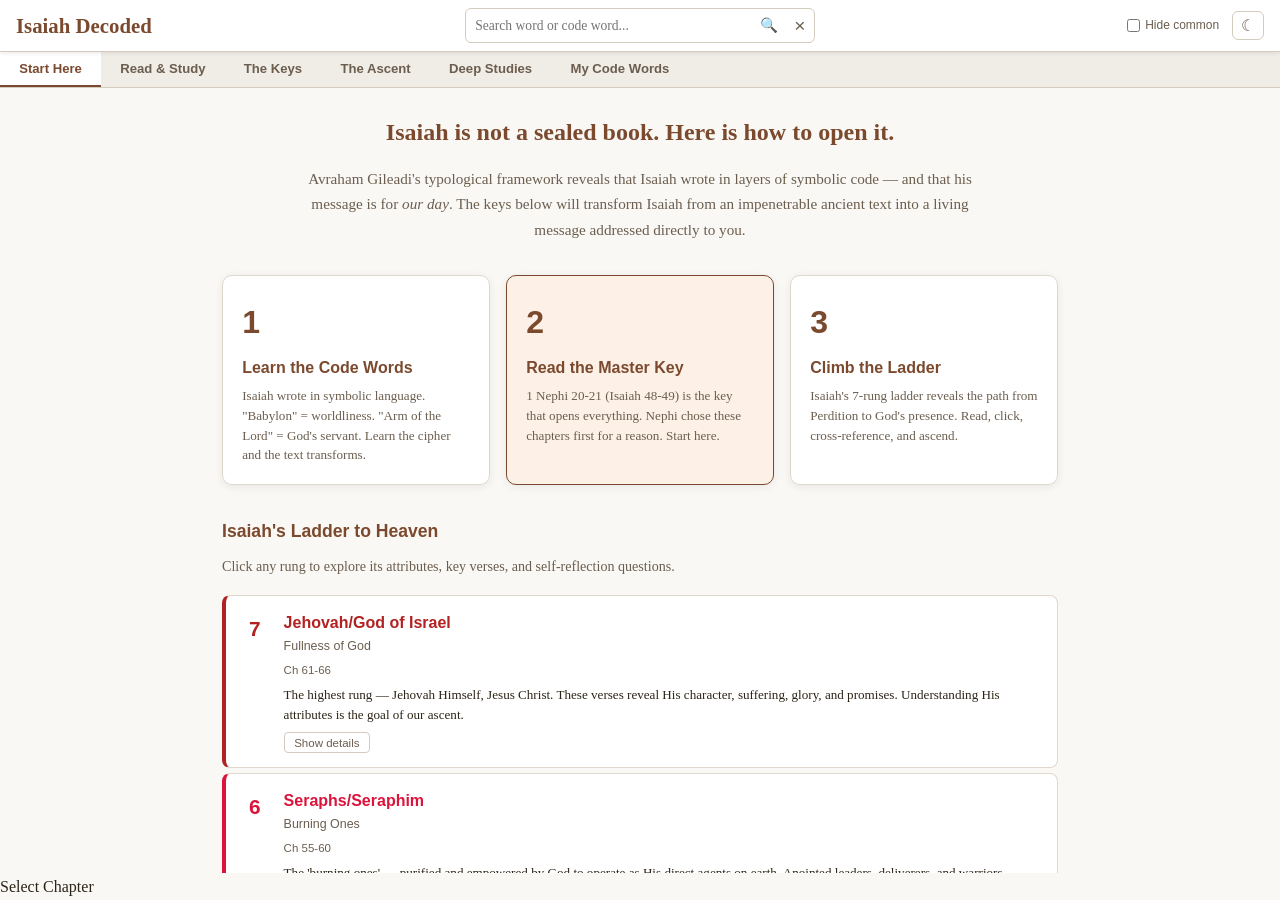
<file: index.html>
<!DOCTYPE html>
<html lang="en">
<head>
  <meta charset="UTF-8">
  <meta name="viewport" content="width=device-width, initial-scale=1.0">
  <title>Isaiah Decoded - Interactive Study Tool</title>
  <link rel="stylesheet" href="styles.css">
</head>
<body>
  <header>
    <div class="header-left">
      <h1>Isaiah Decoded</h1>
    </div>
    <div class="header-center">
      <div class="search-box">
        <input type="text" id="searchInput" placeholder="Search word or code word..." autocomplete="off">
        <button id="searchBtn" title="Search">&#x1F50D;</button>
        <button id="clearSearchBtn" title="Clear" class="clear-btn">&times;</button>
      </div>
    </div>
    <div class="header-right">
      <label class="toggle-label"><input type="checkbox" id="hideCommonWords"> Hide common</label>
      <button id="darkModeBtn" title="Toggle dark mode">&#x263E;</button>
    </div>
  </header>

  <nav class="tab-bar">
    <button class="tab-btn active" data-tab="start">Start Here</button>
    <button class="tab-btn" data-tab="study">Read & Study</button>
    <button class="tab-btn" data-tab="keys">The Keys</button>
    <button class="tab-btn" data-tab="ascent">The Ascent</button>
    <button class="tab-btn" data-tab="deep">Deep Studies</button>
    <button class="tab-btn" data-tab="codewords">My Code Words</button>
  </nav>

  <!-- ===== TAB 1: START HERE ===== -->
  <div class="tab-content" id="tab-start">
    <div class="start-container">
      <div class="welcome-hero">
        <h2>Isaiah is not a sealed book. Here is how to open it.</h2>
        <p>Avraham Gileadi's typological framework reveals that Isaiah wrote in layers of symbolic code — and that his message is for <em>our day</em>. The keys below will transform Isaiah from an impenetrable ancient text into a living message addressed directly to you.</p>
      </div>

      <div class="path-cards">
        <a href="#keys/decoder" class="path-card">
          <div class="pc-number">1</div>
          <div class="pc-title">Learn the Code Words</div>
          <div class="pc-desc">Isaiah wrote in symbolic language. "Babylon" = worldliness. "Arm of the Lord" = God's servant. Learn the cipher and the text transforms.</div>
        </a>
        <a href="#keys/master" class="path-card highlight-card">
          <div class="pc-number">2</div>
          <div class="pc-title">Read the Master Key</div>
          <div class="pc-desc">1 Nephi 20-21 (Isaiah 48-49) is the key that opens everything. Nephi chose these chapters first for a reason. Start here.</div>
        </a>
        <a href="#study" class="path-card">
          <div class="pc-number">3</div>
          <div class="pc-title">Climb the Ladder</div>
          <div class="pc-desc">Isaiah's 7-rung ladder reveals the path from Perdition to God's presence. Read, click, cross-reference, and ascend.</div>
        </a>
      </div>

      <h3 class="section-title">Isaiah's Ladder to Heaven</h3>
      <p class="section-desc">Click any rung to explore its attributes, key verses, and self-reflection questions.</p>
      <div id="ladderContainer"></div>

      <div class="reading-order">
        <h3 class="section-title">Suggested Reading Order</h3>
        <ol>
          <li><a href="#study/ch/48"><strong>Isaiah 48-49</strong></a> — The Master Key (read with <a href="#keys/master">1 Nephi 20-21 annotations</a>)</li>
          <li><a href="#study/ch/1"><strong>Isaiah 1 and 6</strong></a> — The indictment and the throne vision</li>
          <li><a href="#study/ch/53"><strong>Isaiah 53</strong></a> — The suffering Servant / Atonement</li>
          <li><a href="#study/ch/48"><strong>The rest of Rung 5</strong></a> (Ch 48-54) — The Servant Songs and gathering</li>
          <li><strong>Expand outward</strong> from Rung 5 — forward to Rungs 6-7, backward to Rungs 4-1</li>
        </ol>
      </div>
    </div>
  </div>

  <!-- ===== TAB 2: READ & STUDY ===== -->
  <div class="tab-content" id="tab-study" style="display:none;">
    <div class="study-layout">
      <nav class="chapter-nav">
        <div class="nav-header">Ch</div>
        <div id="chapterList" class="chapter-list"></div>
      </nav>
      <main id="readingPanel" class="reading-panel">
        <div class="chapter-title-row">
          <h2 id="chapterTitle" class="chapter-title">Isaiah 1</h2>
          <button class="mob-chapter-btn" id="mobChapterBtn" onclick="toggleMobileChapterPicker()" style="display:none;">Ch &#9660;</button>
        </div>
        <div id="rungBadge" class="rung-badge" style="display:none;"></div>
        <div id="versesContainer" class="verses-container"></div>
        <div id="highlightToolbar" class="highlight-toolbar"></div>
      </main>
      <div class="sidebar-resize-handle" id="sidebarResizeHandle"></div>
      <aside class="concordance-panel" id="concordancePanelAside">
        <div class="mob-drag-handle" id="mobDragHandle">
          <div class="mob-drag-pill"></div>
        </div>
        <div class="sidebar-tabs">
          <button class="sidebar-tab active" data-panel="concordance" onclick="switchSidebarTab('concordance')">Concordance</button>
          <button class="sidebar-tab" data-panel="groups" onclick="switchSidebarTab('groups')">Groups</button>
          <button class="sidebar-tab" data-panel="codewords" onclick="switchSidebarTab('codewords')">Code Words</button>
        </div>
        <div id="sidebarConcordance" class="sidebar-panel-content">
          <div id="concordanceIntro" class="concordance-intro">
            <p>Click any <strong>word</strong> to find every occurrence in Isaiah.</p>
            <p>Click a <strong>verse number</strong> to see cross-references.</p>
          </div>
          <div id="concordanceResults" class="concordance-results" style="display:none;">
            <div class="results-summary">
              <span id="resultWord" class="result-word"></span>
              <span id="resultCount" class="result-count"></span>
            </div>
            <div id="resultsList" class="results-list"></div>
          </div>
        </div>
        <div id="sidebarGroups" class="sidebar-panel-content" style="display:none;">
          <div id="grouperPanel" class="grouper-panel"></div>
        </div>
        <div id="sidebarCodeWords" class="sidebar-panel-content" style="display:none;">
          <div id="sidebarCodeWordsContent"></div>
        </div>
      </aside>
    </div>
  </div>

  <!-- ===== TAB 3: THE KEYS ===== -->
  <div class="tab-content" id="tab-keys" style="display:none;">
    <div class="keys-nav">
      <button class="keys-btn active" data-section="master" onclick="showKeysSection('master')">The Master Key</button>
      <button class="keys-btn" data-section="howto" onclick="showKeysSection('howto')">How to Read Isaiah</button>
      <button class="keys-btn" data-section="kings" onclick="showKeysSection('kings')">Kings & Queens</button>
      <button class="keys-btn" data-section="decoder" onclick="showKeysSection('decoder')">Code Words</button>
      <button class="keys-btn" data-section="mynotes" onclick="showKeysSection('mynotes')">My Keys & Notes</button>
    </div>
    <div class="keys-content">
      <div id="keys-master" class="keys-section"></div>
      <div id="keys-howto" class="keys-section" style="display:none;"></div>
      <div id="keys-kings" class="keys-section" style="display:none;"></div>
      <div id="keys-decoder" class="keys-section" style="display:none;"></div>
      <div id="keys-mynotes" class="keys-section" style="display:none;"></div>
    </div>
  </div>

  <!-- ===== TAB 4: THE ASCENT ===== -->
  <div class="tab-content" id="tab-ascent" style="display:none;">
    <div class="ascent-container">
      <h2 class="ascent-title">The Code of Spiritual Ascension</h2>
      <p class="ascent-subtitle">Three parallel paths to the top of Isaiah's Ladder: the Covenant Path, the Beatitudes, and the Christlike Attributes of D&C 4:6. They are the same ascending path from different angles.</p>
      <div id="ascentContainer"></div>
    </div>
  </div>

  <!-- ===== TAB 5: DEEP STUDIES ===== -->
  <div class="tab-content" id="tab-deep" style="display:none;">
    <div class="deep-container">
      <h2 class="deep-title">Deep Studies</h2>
      <p class="deep-subtitle">Thematic explorations of Isaiah's major teachings. Click to expand.</p>
      <div id="studiesContainer"></div>
    </div>
  </div>

  <!-- ===== TAB 6: MY CODE WORDS ===== -->
  <div class="tab-content" id="tab-codewords" style="display:none;">
    <div class="codewords-container">
      <h2 class="cw-title">My Code Words</h2>
      <p class="cw-subtitle">Manage code word substitutions. When "Decode" is active in the Read & Study tab, these words are replaced in the scripture text with their decoded meanings. Custom entries override Gileadi defaults.</p>
      <div id="codeWordsTabContent"></div>
    </div>
  </div>

  <!-- Mobile sidebar toggle -->
  <!-- Mobile chapter picker -->
  <div id="mobChapterDropdown" class="mob-chapter-dropdown" onclick="if(event.target===this)closeMobileChapterPicker()">
    <div class="mob-chapter-grid">
      <div class="mob-chapter-grid-title">Select Chapter</div>
      <div class="mob-chapter-grid-items" id="mobChapterGridItems"></div>
    </div>
  </div>

  <!-- Mobile floating close button (right side, just above panel) -->
  <button id="mobFloatingClose" onclick="MobileSheet.snapTo('collapsed')" style="display:none;position:fixed;right:12px;z-index:600;width:44px;height:44px;border-radius:50%;background:#c62828;color:#fff;border:none;box-shadow:0 3px 12px rgba(0,0,0,0.3);cursor:pointer;font-size:1.3rem;align-items:center;justify-content:center;" title="Close panel">&times;</button>

  <!-- Mobile bottom bar -->
  <div id="mobileBottomBar" style="display:none;">
    <button class="mob-bar-btn" onclick="MobileSheet.openTab('concordance')" title="Concordance">&#128269;</button>
    <button class="mob-bar-btn" onclick="MobileSheet.openTab('groups')" title="Groups">Groups</button>
    <button class="mob-bar-btn" onclick="MobileSheet.openTab('codewords')" title="Code Words">&#128218;</button>
    <button class="mob-bar-btn mob-bar-decode" onclick="Decoder.toggle()" id="mobDecodeBtn" title="Decode">&#x1F513; Decode</button>
    <button class="mob-bar-btn" onclick="MobileSheet.toggleToolbar()" id="mobMarkupBtn" title="Markup">&#x1F3A8;</button>
  </div>

  <!-- Mobile toolbar overlay -->
  <div id="mobileToolbarOverlay" style="display:none;">
    <div class="mob-toolbar-header">
      <span>Highlight Tools</span>
      <button onclick="MobileSheet.toggleToolbar()">&times;</button>
    </div>
    <div id="mobileToolbarContent"></div>
  </div>

  <!-- Scripts -->
  <script src="data/isaiah-data.js"></script>
  <script src="data/code-words.js"></script>
  <script src="data/ladder.js"></script>
  <script src="data/ascent.js"></script>
  <script src="data/kings-queens.js"></script>
  <script src="data/cross-refs.js"></script>
  <script src="data/studies.js"></script>
  <script src="data/default-highlights.js"></script>
  <script src="modules/tab-router.js"></script>
  <script src="modules/concordance.js"></script>
  <script src="modules/code-overlay.js"></script>
  <script src="modules/ladder-viz.js"></script>
  <script src="modules/ascent-viz.js"></script>
  <script src="modules/study-renderer.js"></script>
  <script src="modules/highlighter.js"></script>
  <script src="modules/grouper.js"></script>
  <script src="modules/decoder.js"></script>
  <script src="app.js"></script>
</body>
</html>
</file>
<file: styles.css>
/* ===== RESET & CSS VARIABLES ===== */
*, *::before, *::after { box-sizing: border-box; margin: 0; padding: 0; }

:root {
  --bg: #faf8f5; --bg-panel: #ffffff; --bg-nav: #f0ece6; --bg-hover: #e8e2d8;
  --bg-active: #d4cbbf; --bg-highlight: #fff3cd; --bg-result-hover: #f5f0e8;
  --text: #2c2417; --text-muted: #6b5e4f; --text-verse-num: #8b7355;
  --border: #d4cbbf; --accent: #7b4a2e; --accent-light: #a06840; --accent-bg: #fdf0e6;
  --word-hover: #e8d5c0; --word-active: #d4a574; --word-highlight: #f0c87030;
  --scrollbar: #c4b8a8; --shadow: rgba(44,36,23,0.1);
  --card-bg: #fff; --card-border: #e0d8cc; --card-shadow: 0 2px 8px rgba(44,36,23,0.08);
  --search-bg: #fff; --tab-bg: #f0ece6;
}

body.dark-mode {
  --bg: #1a1a2e; --bg-panel: #16213e; --bg-nav: #0f3460; --bg-hover: #1a3a6a;
  --bg-active: #245090; --bg-highlight: #3a3000; --bg-result-hover: #1a2a4e;
  --text: #e0d8cc; --text-muted: #9a8e7e; --text-verse-num: #7a9ec2;
  --border: #2a3a5e; --accent: #e09050; --accent-light: #f0a060; --accent-bg: #2a2010;
  --word-hover: #2a3a5e; --word-active: #e09050; --word-highlight: #e0905030;
  --scrollbar: #3a4a6e; --shadow: rgba(0,0,0,0.3);
  --card-bg: #16213e; --card-border: #2a3a5e; --card-shadow: 0 2px 8px rgba(0,0,0,0.2);
  --search-bg: #1a2a4e; --tab-bg: #0f3460;
}

html { font-size: 16px; }
body { font-family: 'Georgia','Times New Roman',serif; background: var(--bg); color: var(--text); line-height: 1.7; height: 100vh; overflow: hidden; display: flex; flex-direction: column; }
a { color: var(--accent); text-decoration: none; }
a:hover { text-decoration: underline; }

/* ===== HEADER ===== */
header { display: flex; align-items: center; justify-content: space-between; padding: 0.5rem 1rem; background: var(--bg-panel); border-bottom: 1px solid var(--border); box-shadow: 0 1px 4px var(--shadow); z-index: 100; flex-shrink: 0; gap: 0.8rem; }
.header-left h1 { font-size: 1.3rem; color: var(--accent); white-space: nowrap; }
.header-center { flex: 1; max-width: 350px; }
.search-box { display: flex; align-items: center; background: var(--search-bg); border: 1px solid var(--border); border-radius: 6px; overflow: hidden; }
.search-box input { flex: 1; border: none; outline: none; padding: 0.4rem 0.6rem; font-family: inherit; font-size: 0.85rem; background: transparent; color: var(--text); }
.search-box button { background: none; border: none; padding: 0.35rem 0.5rem; cursor: pointer; font-size: 0.9rem; color: var(--text-muted); }
.search-box button:hover { color: var(--accent); }
.clear-btn { font-size: 1.2rem !important; }
.header-right { display: flex; align-items: center; gap: 0.8rem; flex-shrink: 0; }
.toggle-label { display: flex; align-items: center; gap: 0.3rem; font-size: 0.75rem; color: var(--text-muted); cursor: pointer; font-family: -apple-system,BlinkMacSystemFont,'Segoe UI',sans-serif; white-space: nowrap; }
#darkModeBtn { background: none; border: 1px solid var(--border); border-radius: 6px; padding: 0.25rem 0.5rem; cursor: pointer; font-size: 1rem; color: var(--text-muted); }
#darkModeBtn:hover { color: var(--accent); border-color: var(--accent); }

/* ===== TAB BAR ===== */
.tab-bar { display: flex; background: var(--tab-bg); border-bottom: 1px solid var(--border); flex-shrink: 0; overflow-x: auto; }
.tab-btn { padding: 0.55rem 1.2rem; border: none; background: none; cursor: pointer; font-family: -apple-system,BlinkMacSystemFont,'Segoe UI',sans-serif; font-size: 0.82rem; font-weight: 600; color: var(--text-muted); border-bottom: 2px solid transparent; white-space: nowrap; transition: all 0.2s; }
.tab-btn:hover { color: var(--accent); background: var(--bg-hover); }
.tab-btn.active { color: var(--accent); border-bottom-color: var(--accent); background: var(--bg-panel); }

/* ===== TAB CONTENT ===== */
.tab-content { flex: 1; overflow-y: auto; }
.tab-content::-webkit-scrollbar { width: 8px; }
.tab-content::-webkit-scrollbar-thumb { background: var(--scrollbar); border-radius: 4px; }

/* ===== SHARED COMPONENTS ===== */
.section-title { font-family: -apple-system,BlinkMacSystemFont,'Segoe UI',sans-serif; font-size: 1.1rem; color: var(--accent); margin: 1.5rem 0 0.5rem; }
.section-desc { font-size: 0.88rem; color: var(--text-muted); margin-bottom: 1rem; }
.ref-tag { display: inline-block; font-family: -apple-system,BlinkMacSystemFont,'Segoe UI',sans-serif; font-size: 0.72rem; padding: 0.15rem 0.4rem; background: var(--accent-bg); color: var(--accent); border-radius: 3px; margin: 0.15rem; }
.verse-link { font-family: -apple-system,BlinkMacSystemFont,'Segoe UI',sans-serif; font-size: 0.78rem; color: var(--accent); display: inline-block; margin: 0.15rem 0.3rem; }
.verse-link:hover { text-decoration: underline; }

/* ===== TAB 1: START HERE ===== */
.start-container { max-width: 900px; margin: 0 auto; padding: 1.5rem 2rem 3rem; }
.welcome-hero { text-align: center; margin-bottom: 2rem; }
.welcome-hero h2 { font-size: 1.5rem; color: var(--accent); margin-bottom: 0.8rem; }
.welcome-hero p { font-size: 0.95rem; color: var(--text-muted); max-width: 700px; margin: 0 auto; }

.path-cards { display: grid; grid-template-columns: repeat(3, 1fr); gap: 1rem; margin-bottom: 2rem; }
.path-card { display: block; background: var(--card-bg); border: 1px solid var(--card-border); border-radius: 10px; padding: 1.2rem; text-decoration: none; color: var(--text); box-shadow: var(--card-shadow); transition: transform 0.2s, box-shadow 0.2s; }
.path-card:hover { transform: translateY(-2px); box-shadow: 0 4px 16px var(--shadow); text-decoration: none; }
.path-card.highlight-card { border-color: var(--accent); background: var(--accent-bg); }
.pc-number { font-family: -apple-system,BlinkMacSystemFont,'Segoe UI',sans-serif; font-size: 2rem; font-weight: 800; color: var(--accent); }
.pc-title { font-family: -apple-system,BlinkMacSystemFont,'Segoe UI',sans-serif; font-size: 0.95rem; font-weight: 700; margin: 0.3rem 0; }
.pc-desc { font-size: 0.82rem; color: var(--text-muted); line-height: 1.5; }

.reading-order { margin-top: 1.5rem; }
.reading-order ol { padding-left: 1.5rem; font-size: 0.9rem; line-height: 2; }

/* ===== LADDER VISUALIZATION ===== */
.ladder-container { display: flex; flex-direction: column; gap: 0.3rem; }
.ladder-rung { display: flex; align-items: flex-start; gap: 0.8rem; padding: 0.8rem; background: var(--card-bg); border: 1px solid var(--card-border); border-left: 4px solid var(--rung-color); border-radius: 8px; cursor: default; }
.rung-number { font-family: -apple-system,BlinkMacSystemFont,'Segoe UI',sans-serif; font-size: 1.3rem; font-weight: 800; color: var(--rung-color); min-width: 2rem; text-align: center; padding-top: 0.15rem; }
.rung-body { flex: 1; }
.rung-title { font-family: -apple-system,BlinkMacSystemFont,'Segoe UI',sans-serif; font-size: 1rem; font-weight: 700; color: var(--rung-color); }
.rung-subtitle { font-family: -apple-system,BlinkMacSystemFont,'Segoe UI',sans-serif; font-size: 0.78rem; color: var(--text-muted); }
.rung-chapters { font-family: -apple-system,BlinkMacSystemFont,'Segoe UI',sans-serif; font-size: 0.72rem; color: var(--text-muted); margin-top: 0.2rem; }
.rung-theme { font-size: 0.82rem; margin-top: 0.3rem; color: var(--text); line-height: 1.5; }
.rung-details { margin-top: 0.8rem; padding-top: 0.8rem; border-top: 1px solid var(--border); }
.rung-section { margin-bottom: 0.8rem; }
.rung-section h4 { font-family: -apple-system,BlinkMacSystemFont,'Segoe UI',sans-serif; font-size: 0.8rem; font-weight: 700; color: var(--accent); margin-bottom: 0.3rem; }
.rung-section ul { padding-left: 1.2rem; font-size: 0.82rem; line-height: 1.6; }
.reflection-list { font-style: italic; color: var(--text-muted); }
.rung-expand-btn { background: none; border: 1px solid var(--border); border-radius: 4px; padding: 0.2rem 0.6rem; font-size: 0.72rem; color: var(--text-muted); cursor: pointer; margin-top: 0.5rem; font-family: -apple-system,BlinkMacSystemFont,'Segoe UI',sans-serif; }
.rung-expand-btn:hover { color: var(--accent); border-color: var(--accent); }
.rung-connector { display: none; }

/* ===== TAB 2: READ & STUDY ===== */
.study-layout { display: flex; height: 100%; }
.chapter-nav { width: 55px; background: var(--bg-nav); border-right: 1px solid var(--border); display: flex; flex-direction: column; flex-shrink: 0; }
.nav-header { padding: 0.4rem; text-align: center; font-family: -apple-system,BlinkMacSystemFont,'Segoe UI',sans-serif; font-size: 0.65rem; font-weight: 600; text-transform: uppercase; color: var(--text-muted); border-bottom: 1px solid var(--border); }
.chapter-list { overflow-y: auto; flex: 1; padding: 0.2rem; }
.chapter-list::-webkit-scrollbar { width: 3px; }
.chapter-list::-webkit-scrollbar-thumb { background: var(--scrollbar); border-radius: 2px; }
.chapter-btn { display: flex; align-items: center; justify-content: center; gap: 0.2rem; width: 100%; padding: 0.3rem 0; text-align: center; background: none; border: none; border-radius: 3px; cursor: pointer; font-family: -apple-system,BlinkMacSystemFont,'Segoe UI',sans-serif; font-size: 0.8rem; color: var(--text); transition: all 0.15s; }
.chapter-btn:hover { background: var(--bg-hover); }
.chapter-btn.active { background: var(--accent); color: #fff; font-weight: 700; }
.rung-dot { width: 6px; height: 6px; border-radius: 50%; flex-shrink: 0; }
.reading-panel { flex: 1; overflow-y: auto; padding: 1.2rem 2rem; scroll-behavior: smooth; }
.reading-panel::-webkit-scrollbar { width: 8px; }
.reading-panel::-webkit-scrollbar-thumb { background: var(--scrollbar); border-radius: 4px; }
.chapter-title-row { display: flex; align-items: center; gap: 0.5rem; }
.chapter-title { font-size: 1.4rem; color: var(--accent); margin-bottom: 0.3rem; }
.mob-chapter-btn { display: none; font-family: -apple-system,BlinkMacSystemFont,'Segoe UI',sans-serif; font-size: 0.75rem; font-weight: 600; padding: 0.3rem 0.6rem; border: 1px solid var(--accent); border-radius: 6px; background: var(--accent-bg); color: var(--accent); cursor: pointer; white-space: nowrap; margin-bottom: 0.3rem; }
.mob-chapter-btn:active { background: var(--accent); color: #fff; }
.rung-badge { font-family: -apple-system,BlinkMacSystemFont,'Segoe UI',sans-serif; font-size: 0.65rem; padding: 0.15rem 0.5rem; border-radius: 10px; font-weight: 600; cursor: pointer; display: inline-block; margin: 0.1rem 0.1rem; transition: all 0.15s; }
.rung-badge:hover { opacity: 0.85; transform: scale(1.05); }
.rung-primary { color: #fff; }
.rung-secondary { background: transparent; border: 1.5px solid; }
#rungBadge { margin-bottom: 0.8rem; line-height: 2; }

/* Chiasm badge */
.chiasm-badge { display: inline-block; font-family: -apple-system,BlinkMacSystemFont,'Segoe UI',sans-serif; font-size: 0.68rem; padding: 0.15rem 0.5rem; background: var(--bg-nav); border: 1px solid var(--border); border-radius: 10px; margin: 0.1rem; color: var(--text-muted); cursor: default; }
.chiasm-section { font-weight: 800; color: var(--accent); }
.chiasm-theme { font-style: italic; }

/* Rung keyword highlighting */
.word.rung-hl { background: color-mix(in srgb, var(--rung-hl-color) 25%, transparent); border-bottom: 2px solid var(--rung-hl-color); border-radius: 2px; }

/* Concordance mode button */
.hl-concordance-btn { border-color: var(--accent) !important; }
.hl-concordance-btn.active { background: var(--accent) !important; color: #fff !important; border-color: var(--accent) !important; }
.verses-container { max-width: none; margin-right: 80px; }
.verse { margin-bottom: 0.2rem; padding: 0.15rem 0.3rem; border-radius: 4px; transition: background 0.2s; }
.verse:hover { background: var(--bg-result-hover); }
.verse.highlighted { background: var(--bg-highlight); border-left: 3px solid var(--accent); padding-left: 0.5rem; }
.verse-num { font-family: -apple-system,BlinkMacSystemFont,'Segoe UI',sans-serif; font-size: 0.65rem; font-weight: 700; color: var(--text-verse-num); vertical-align: super; margin-right: 0.15rem; cursor: pointer; }
.verse-num:hover { color: var(--accent); }
.word { cursor: pointer; border-radius: 2px; padding: 0 1px; transition: background 0.1s; }
.word:hover { background: var(--word-hover); }
.word.selected { background: var(--word-active); color: #fff; border-radius: 3px; padding: 0 3px; }

/* Mobile bottom bar */
#mobileBottomBar { display: none; position: fixed; bottom: 0; left: 0; right: 0; z-index: 500; background: var(--accent); padding: 0.4rem 0.5rem; justify-content: center; align-items: center; gap: 0.5rem; box-shadow: 0 -2px 10px rgba(0,0,0,0.2); transition: transform 0.3s ease; }
.mob-bar-btn { background: none; border: 1px solid rgba(255,255,255,0.3); border-radius: 8px; color: #fff; font-family: -apple-system,BlinkMacSystemFont,'Segoe UI',sans-serif; font-size: 0.75rem; padding: 0.4rem 0.6rem; cursor: pointer; }
.mob-bar-btn:active { opacity: 0.7; }
.mob-bar-main { font-weight: 700; font-size: 0.85rem; padding: 0.5rem 1.2rem; background: rgba(255,255,255,0.15); border-radius: 20px; }
.mob-bar-decode { background: #ff6f00 !important; border-color: #ff6f00 !important; font-weight: 700; border-radius: 20px; padding: 0.4rem 0.7rem; box-shadow: 0 0 8px rgba(255,111,0,0.4); }

/* Mobile drag handle */
.mob-drag-handle { display: none; padding: 0.5rem 0 0.2rem; cursor: grab; text-align: center; flex-shrink: 0; }
.mob-drag-pill { width: 40px; height: 5px; border-radius: 3px; background: var(--border); margin: 0 auto; }
.mob-drag-handle:active { cursor: grabbing; }
.mob-drag-handle:active .mob-drag-pill { background: var(--accent); }
/* Floating close button shown via JS */

/* Mobile toolbar overlay */
#mobileToolbarOverlay { display: none; position: fixed; bottom: 50px; left: 0; right: 0; z-index: 550; background: var(--bg-panel); border-top: 2px solid var(--accent); border-radius: 12px 12px 0 0; padding: 0.5rem; box-shadow: 0 -4px 16px rgba(0,0,0,0.2); max-height: 40vh; overflow-y: auto; }
.mob-toolbar-header { display: flex; justify-content: space-between; align-items: center; padding: 0 0.3rem 0.4rem; border-bottom: 1px solid var(--border); margin-bottom: 0.4rem; }
.mob-toolbar-header span { font-family: -apple-system,BlinkMacSystemFont,'Segoe UI',sans-serif; font-size: 0.85rem; font-weight: 700; color: var(--accent); }
.mob-toolbar-header button { background: none; border: none; font-size: 1.3rem; color: var(--text-muted); cursor: pointer; }

/* Sidebar resize handle */
.sidebar-resize-handle { width: 5px; cursor: col-resize; background: var(--border); flex-shrink: 0; transition: background 0.15s; position: relative; z-index: 10; }
.sidebar-resize-handle:hover, .sidebar-resize-handle.dragging { background: var(--accent); width: 5px; }
.sidebar-resize-handle::after { content: ''; position: absolute; top: 50%; left: -4px; right: -4px; height: 40px; transform: translateY(-50%); }

.concordance-panel { width: 380px; min-width: 200px; max-width: 700px; background: var(--bg-panel); border-left: 1px solid var(--border); display: flex; flex-direction: column; flex-shrink: 0; }

/* Sidebar tabs */
.sidebar-tabs { display: flex; border-bottom: 1px solid var(--border); background: var(--bg-nav); flex-shrink: 0; }
.sidebar-tab { flex: 1; padding: 0.45rem 0.3rem; border: none; background: none; cursor: pointer; font-family: -apple-system,BlinkMacSystemFont,'Segoe UI',sans-serif; font-size: 0.72rem; font-weight: 600; color: var(--text-muted); border-bottom: 2px solid transparent; transition: all 0.15s; white-space: nowrap; }
.sidebar-tab:hover { color: var(--accent); background: var(--bg-hover); }
.sidebar-tab.active { color: var(--accent); border-bottom-color: var(--accent); background: var(--bg-panel); }
.sidebar-panel-content { flex: 1; overflow-y: auto; display: flex; flex-direction: column; }
.sidebar-panel-content::-webkit-scrollbar { width: 5px; }
.sidebar-panel-content::-webkit-scrollbar-thumb { background: var(--scrollbar); border-radius: 3px; }
.concordance-intro { padding: 1rem; color: var(--text-muted); font-size: 0.85rem; }
.concordance-results { flex: 1; overflow-y: auto; }
.concordance-results::-webkit-scrollbar { width: 5px; }
.concordance-results::-webkit-scrollbar-thumb { background: var(--scrollbar); border-radius: 3px; }
.results-summary { padding: 0.6rem 0.8rem; border-bottom: 1px solid var(--border); background: var(--accent-bg); display: flex; align-items: baseline; gap: 0.4rem; position: sticky; top: 0; z-index: 5; }
.result-word { font-size: 1.1rem; font-weight: 700; color: var(--accent); }
.result-count { font-size: 0.75rem; color: var(--text-muted); font-family: -apple-system,BlinkMacSystemFont,'Segoe UI',sans-serif; }
.results-list { padding: 0.3rem 0; }
.result-chapter-heading { font-family: -apple-system,BlinkMacSystemFont,'Segoe UI',sans-serif; font-size: 0.7rem; font-weight: 700; text-transform: uppercase; letter-spacing: 0.04em; color: var(--text-muted); padding: 0.3rem 0.8rem 0.15rem; background: var(--bg); }
.result-item { padding: 0.4rem 0.8rem; border-bottom: 1px solid var(--border); cursor: pointer; transition: background 0.15s; font-size: 0.82rem; line-height: 1.5; }
.result-item:hover { background: var(--bg-result-hover); }
.result-ref { font-family: -apple-system,BlinkMacSystemFont,'Segoe UI',sans-serif; font-weight: 700; color: var(--accent); font-size: 0.75rem; margin-right: 0.3rem; white-space: nowrap; }
.result-text mark { background: var(--word-active); color: #fff; border-radius: 2px; padding: 0 2px; }

/* Cross-reference items */
.crossref-item { padding: 0.6rem 0.8rem !important; }
.crossref-ref { font-family: -apple-system,BlinkMacSystemFont,'Segoe UI',sans-serif; font-weight: 700; color: var(--accent); font-size: 0.8rem; margin-bottom: 0.2rem; }
.crossref-text { font-size: 0.82rem; line-height: 1.5; color: var(--text); margin-bottom: 0.2rem; }
.crossref-note { font-size: 0.75rem; color: var(--text-muted); font-style: italic; }

/* Custom chapter tooltip */
.chapter-tooltip { position: fixed; z-index: 9999; background: var(--bg-panel); border: 2px solid var(--accent); border-radius: 10px; padding: 0.7rem 0.9rem; max-width: 320px; box-shadow: 0 6px 24px rgba(0,0,0,0.2); font-size: 0.82rem; line-height: 1.5; pointer-events: none; display: none; }
.chapter-tooltip strong { font-size: 0.9rem; color: var(--accent); }
.tip-chiasm { font-family: -apple-system,BlinkMacSystemFont,'Segoe UI',sans-serif; font-size: 0.72rem; color: var(--accent); font-weight: 600; margin: 0.3rem 0 0.2rem; padding: 0.15rem 0.4rem; background: var(--accent-bg); border-radius: 4px; display: inline-block; }
.tip-heading { font-size: 0.8rem; color: var(--text); margin: 0.3rem 0; line-height: 1.4; }
.tip-rungs { margin-top: 0.3rem; display: flex; flex-wrap: wrap; gap: 0.2rem; }
.tip-rung { font-family: -apple-system,BlinkMacSystemFont,'Segoe UI',sans-serif; font-size: 0.6rem; padding: 0.1rem 0.3rem; border: 1px solid; border-radius: 3px; white-space: nowrap; }

/* Code Word Card */
.code-word-card { padding: 0.7rem 0.8rem; background: var(--accent-bg); border-bottom: 2px solid var(--accent); }
.cwc-header { font-family: -apple-system,BlinkMacSystemFont,'Segoe UI',sans-serif; font-size: 0.65rem; font-weight: 700; text-transform: uppercase; letter-spacing: 0.06em; color: var(--accent); margin-bottom: 0.2rem; }
.cwc-term { font-size: 1rem; font-weight: 700; color: var(--text); }
.cwc-decoded { font-size: 0.82rem; color: var(--text-muted); margin: 0.2rem 0; }
.cwc-verses { margin-top: 0.3rem; }
.cwc-gileadi { font-family: -apple-system,BlinkMacSystemFont,'Segoe UI',sans-serif; font-size: 0.65rem; color: var(--accent-light); font-style: italic; margin-top: 0.3rem; }

/* ===== TAB 3: THE KEYS ===== */
.keys-nav { display: flex; gap: 0.5rem; padding: 0.7rem 1.5rem; background: var(--bg-nav); border-bottom: 1px solid var(--border); }
.keys-btn { padding: 0.4rem 1rem; border: 1px solid var(--border); border-radius: 20px; background: none; cursor: pointer; font-family: -apple-system,BlinkMacSystemFont,'Segoe UI',sans-serif; font-size: 0.8rem; color: var(--text-muted); transition: all 0.2s; }
.keys-btn:hover { border-color: var(--accent); color: var(--accent); }
.keys-btn.active { background: var(--accent); color: #fff; border-color: var(--accent); }
.keys-content { padding: 1.5rem 2rem 3rem; max-width: 950px; margin: 0 auto; }

/* Master Key */
.mk-intro { margin-bottom: 1.5rem; font-size: 0.9rem; line-height: 1.7; }
.mk-intro p { margin-bottom: 0.5rem; }
.mk-chapter-title { font-size: 1.3rem; color: var(--accent); margin: 1.5rem 0 0.8rem; }
.mk-aka { font-size: 0.85rem; color: var(--text-muted); font-weight: 400; }
.mk-verse { padding: 0.5rem 0.8rem; border-bottom: 1px solid var(--border); cursor: pointer; transition: background 0.15s; }
.mk-verse:hover { background: var(--bg-result-hover); }
.mk-verse.has-refs { border-left: 3px solid var(--accent); }
.mk-vnum { font-family: -apple-system,BlinkMacSystemFont,'Segoe UI',sans-serif; font-size: 0.7rem; font-weight: 700; color: var(--text-verse-num); vertical-align: super; margin-right: 0.15rem; }
.mk-annotations { display: none; margin-top: 0.5rem; padding-top: 0.5rem; border-top: 1px dashed var(--border); }
.mk-verse.expanded .mk-annotations { display: block; }
.mk-ref { font-size: 0.82rem; margin-bottom: 0.4rem; line-height: 1.5; }

/* Kings & Queens */
.kq-thesis { font-size: 0.95rem; line-height: 1.7; margin-bottom: 1.5rem; padding: 1rem; background: var(--accent-bg); border-radius: 8px; border-left: 4px solid var(--accent); }
.kq-section-title { font-family: -apple-system,BlinkMacSystemFont,'Segoe UI',sans-serif; font-size: 1.1rem; color: var(--accent); margin: 1.5rem 0 0.8rem; }
.kq-foundation { display: flex; flex-direction: column; gap: 0.8rem; }
.kq-verse-card { padding: 0.8rem; background: var(--card-bg); border: 1px solid var(--card-border); border-radius: 8px; }
.kq-ref { font-family: -apple-system,BlinkMacSystemFont,'Segoe UI',sans-serif; font-weight: 700; color: var(--accent); font-size: 0.85rem; margin-bottom: 0.3rem; }
.kq-explanation { font-size: 0.85rem; line-height: 1.6; }

.kq-parables { display: grid; gap: 1rem; }
.parable-card { padding: 1rem; background: var(--card-bg); border: 1px solid var(--card-border); border-radius: 8px; box-shadow: var(--card-shadow); }
.pc-title { font-family: -apple-system,BlinkMacSystemFont,'Segoe UI',sans-serif; font-size: 1rem; font-weight: 700; color: var(--accent); }
.parable-card .pc-ref { font-family: -apple-system,BlinkMacSystemFont,'Segoe UI',sans-serif; font-size: 0.75rem; color: var(--text-muted); margin-bottom: 0.5rem; }
.pc-standard, .pc-royal, .pc-isaiah { font-size: 0.85rem; line-height: 1.6; margin-bottom: 0.5rem; }
.pc-royal { background: var(--accent-bg); padding: 0.5rem; border-radius: 4px; }

.kq-support { display: flex; flex-direction: column; gap: 0.5rem; margin-bottom: 1.5rem; }
.support-card { font-size: 0.85rem; padding: 0.5rem; border-left: 3px solid var(--accent); padding-left: 0.8rem; }
.kq-conclusion { font-size: 0.92rem; line-height: 1.7; padding: 1rem; background: var(--accent-bg); border-radius: 8px; margin-top: 1.5rem; font-style: italic; }

/* Code Word Decoder */
.decoder-controls { margin-bottom: 1rem; }
.decoder-search { width: 100%; padding: 0.5rem 0.8rem; border: 1px solid var(--border); border-radius: 6px; font-family: inherit; font-size: 0.9rem; background: var(--search-bg); color: var(--text); margin-bottom: 0.6rem; }
.decoder-search:focus { outline: none; border-color: var(--accent); }
.decoder-filters { display: flex; gap: 0.4rem; flex-wrap: wrap; }
.filter-pill { padding: 0.25rem 0.7rem; border: 1px solid var(--border); border-radius: 15px; background: none; cursor: pointer; font-family: -apple-system,BlinkMacSystemFont,'Segoe UI',sans-serif; font-size: 0.75rem; color: var(--text-muted); }
.filter-pill:hover { border-color: var(--accent); color: var(--accent); }
.filter-pill.active { background: var(--accent); color: #fff; border-color: var(--accent); }

.decoder-entry { border-bottom: 1px solid var(--border); padding: 0.5rem 0; }
.de-header { display: flex; align-items: center; gap: 0.5rem; cursor: pointer; padding: 0.3rem 0; }
.de-term { font-weight: 700; font-size: 0.9rem; color: var(--text); flex: 1; }
.de-cat { font-family: -apple-system,BlinkMacSystemFont,'Segoe UI',sans-serif; font-size: 0.65rem; padding: 0.1rem 0.4rem; background: var(--bg-nav); border-radius: 3px; color: var(--text-muted); text-transform: capitalize; }
.de-gileadi { font-family: -apple-system,BlinkMacSystemFont,'Segoe UI',sans-serif; font-size: 0.6rem; color: var(--accent); padding: 0.1rem 0.3rem; border: 1px solid var(--accent); border-radius: 3px; }
.de-decoded { font-size: 0.82rem; color: var(--text-muted); padding: 0.2rem 0; }
.de-details { display: none; padding: 0.3rem 0; }
.decoder-entry.expanded .de-details { display: block; }
.de-crossrefs { font-size: 0.78rem; color: var(--text-muted); margin-top: 0.3rem; }

/* ===== TAB 4: THE ASCENT ===== */
.ascent-container { max-width: 1000px; margin: 0 auto; padding: 1.5rem 2rem 3rem; }
.ascent-title { font-size: 1.4rem; color: var(--accent); text-align: center; }
.ascent-subtitle { font-size: 0.88rem; color: var(--text-muted); text-align: center; max-width: 700px; margin: 0.5rem auto 1.5rem; }

.ascent-promise { background: var(--accent-bg); padding: 1.2rem; border-radius: 10px; margin-bottom: 1.5rem; text-align: center; }
.ascent-promise h3 { font-family: -apple-system,BlinkMacSystemFont,'Segoe UI',sans-serif; font-size: 1rem; color: var(--accent); margin-bottom: 0.5rem; }
.ascent-promise p { font-size: 0.85rem; line-height: 1.6; max-width: 700px; margin: 0 auto; }
.promise-refs { margin-top: 0.5rem; }

.ascent-timeline { position: relative; padding-left: 2rem; }
.ascent-timeline::before { content: ''; position: absolute; left: 0.9rem; top: 0; bottom: 0; width: 3px; background: var(--border); border-radius: 2px; }

.ascent-stage { position: relative; margin-bottom: 0.8rem; }
.stage-dot { position: absolute; left: -1.35rem; top: 0.8rem; width: 14px; height: 14px; border-radius: 50%; background: var(--stage-color); border: 2px solid var(--bg); z-index: 1; }
.stage-card { background: var(--card-bg); border: 1px solid var(--card-border); border-left: 4px solid var(--stage-color); border-radius: 8px; overflow: hidden; }
.stage-header { display: flex; align-items: center; gap: 0.6rem; padding: 0.7rem 1rem; cursor: pointer; }
.stage-header:hover { background: var(--bg-hover); }
.stage-number { font-family: -apple-system,BlinkMacSystemFont,'Segoe UI',sans-serif; font-size: 0.7rem; font-weight: 700; color: var(--stage-color); min-width: 3rem; }
.stage-title { font-family: -apple-system,BlinkMacSystemFont,'Segoe UI',sans-serif; font-size: 0.95rem; font-weight: 700; color: var(--text); }
.stage-subtitle { font-size: 0.78rem; color: var(--text-muted); flex: 1; }
.stage-arrow { font-family: -apple-system,BlinkMacSystemFont,'Segoe UI',sans-serif; font-size: 1.1rem; color: var(--text-muted); }

.stage-content { padding: 0 1rem 1rem; }
.three-columns { display: grid; grid-template-columns: repeat(3, 1fr); gap: 0.8rem; margin-top: 0.5rem; }
.col { padding: 0.7rem; background: var(--bg); border-radius: 6px; }
.col h4 { font-family: -apple-system,BlinkMacSystemFont,'Segoe UI',sans-serif; font-size: 0.72rem; font-weight: 700; text-transform: uppercase; letter-spacing: 0.04em; color: var(--accent); margin-bottom: 0.3rem; }
.col h5 { font-family: -apple-system,BlinkMacSystemFont,'Segoe UI',sans-serif; font-size: 0.82rem; font-weight: 700; color: var(--text); margin-bottom: 0.3rem; }
.col p { font-size: 0.78rem; line-height: 1.5; color: var(--text-muted); }
.col-refs { margin-top: 0.3rem; }

.stage-warning { margin-top: 0.8rem; padding: 0.7rem; background: #fff3cd; border: 1px solid #ffc107; border-radius: 6px; font-size: 0.82rem; line-height: 1.5; font-weight: 500; }
body.dark-mode .stage-warning { background: #3a3000; border-color: #665500; }

.lucifer-section { margin-top: 2rem; padding: 1.5rem; background: var(--card-bg); border: 1px solid var(--card-border); border-radius: 10px; }
.lucifer-section h3 { font-family: -apple-system,BlinkMacSystemFont,'Segoe UI',sans-serif; font-size: 1.1rem; color: #B22222; margin-bottom: 0.8rem; }
.lucifer-section p { font-size: 0.85rem; line-height: 1.6; margin-bottom: 0.8rem; }
.lucifer-scriptures { display: flex; flex-direction: column; gap: 0.5rem; margin: 1rem 0; }
.lucifer-scripture { font-size: 0.82rem; padding: 0.4rem; background: var(--bg); border-radius: 4px; }
.lucifer-scripture em { color: var(--text-muted); }
.lucifer-lesson { font-size: 0.88rem; line-height: 1.6; padding: 0.8rem; background: #fce4ec; border-radius: 6px; margin: 1rem 0; font-weight: 500; }
body.dark-mode .lucifer-lesson { background: #3a1020; }

.ten-attributes { margin-top: 1rem; }
.ten-attributes h4 { font-family: -apple-system,BlinkMacSystemFont,'Segoe UI',sans-serif; font-size: 0.85rem; color: var(--accent); margin-bottom: 0.5rem; }
.attr-grid { display: grid; grid-template-columns: repeat(5, 1fr); gap: 0.4rem; }
.attr-item { font-family: -apple-system,BlinkMacSystemFont,'Segoe UI',sans-serif; font-size: 0.75rem; padding: 0.4rem; text-align: center; border-radius: 4px; }
.attr-item.had { background: #e8f5e9; color: #2e7d32; }
.attr-item.lacked { background: #ffebee; color: #c62828; font-weight: 700; }
body.dark-mode .attr-item.had { background: #1b3a1b; color: #66bb6a; }
body.dark-mode .attr-item.lacked { background: #3a1010; color: #ef5350; }

/* ===== TAB 5: DEEP STUDIES ===== */
.deep-container { max-width: 900px; margin: 0 auto; padding: 1.5rem 2rem 3rem; }
.deep-title { font-size: 1.4rem; color: var(--accent); }
.deep-subtitle { font-size: 0.88rem; color: var(--text-muted); margin-bottom: 1.5rem; }

.study-item { background: var(--card-bg); border: 1px solid var(--card-border); border-radius: 8px; margin-bottom: 0.6rem; overflow: hidden; }
.study-header { padding: 0.8rem 1rem; cursor: pointer; display: flex; align-items: flex-start; gap: 0.5rem; }
.study-header:hover { background: var(--bg-hover); }
.study-title { font-family: -apple-system,BlinkMacSystemFont,'Segoe UI',sans-serif; font-size: 0.95rem; font-weight: 700; color: var(--text); flex: 1; }
.study-summary { font-size: 0.78rem; color: var(--text-muted); flex: 2; }
.study-arrow { font-family: -apple-system,BlinkMacSystemFont,'Segoe UI',sans-serif; font-size: 1.1rem; color: var(--text-muted); }
.study-body { padding: 0 1rem 1rem; }
.study-section { margin-bottom: 0.8rem; }
.section-heading { font-family: -apple-system,BlinkMacSystemFont,'Segoe UI',sans-serif; font-size: 0.88rem; font-weight: 700; color: var(--accent); cursor: pointer; padding: 0.3rem 0; display: flex; justify-content: space-between; align-items: center; }
.section-heading:hover { color: var(--accent-light); }
.sec-arrow { font-size: 0.9rem; color: var(--text-muted); }
.section-content { padding: 0.3rem 0 0.5rem; }
.section-content p { font-size: 0.85rem; line-height: 1.6; margin-bottom: 0.5rem; }
.section-verses { margin-top: 0.3rem; }

/* ===== RESPONSIVE ===== */
@media (max-width: 1000px) {
  .concordance-panel { width: 300px; }
  .three-columns { grid-template-columns: 1fr; }
  .attr-grid { grid-template-columns: repeat(3, 1fr); }
}
@media (max-width: 850px) {
  header { flex-wrap: wrap; padding: 0.4rem 0.6rem; }
  .header-center { order: 3; flex: unset; width: 100%; max-width: 100%; }
  .path-cards { grid-template-columns: 1fr; }
  .reading-panel { padding: 0.8rem 1rem; }
  .keys-content { padding: 1rem; }
  .ascent-container, .deep-container, .start-container { padding: 1rem; }
  .verses-container { margin-right: 10px; }

  /* Mobile sidebar: slide-up panel with 3 snap points */
  .sidebar-resize-handle { display: none; }
  .mob-drag-handle { display: block; }
  .concordance-panel {
    position: fixed !important;
    bottom: 0;
    left: 0;
    right: 0;
    width: 100% !important;
    max-width: 100% !important;
    min-width: 100% !important;
    height: 55vh;
    z-index: 500;
    border-left: none;
    border-top: 2px solid var(--accent);
    border-radius: 16px 16px 0 0;
    box-shadow: 0 -4px 20px rgba(0,0,0,0.2);
    transform: translateY(100%);
    display: flex !important;
  }
  /* Half screen */
  .concordance-panel.mobile-open {
    transform: translateY(0);
    height: 55vh;
  }
  /* Full screen — stops below header+tabs (~130px from top) */
  .concordance-panel.mobile-full {
    height: calc(100vh - 130px);
    border-radius: 8px 8px 0 0;
  }
  /* Give reading panel bottom padding so content isn't hidden behind bottom bar */
  .reading-panel { padding-bottom: 60px !important; }

  /* Adjust study layout */
  .study-layout { flex-direction: column; }
  .chapter-nav { display: none; }

  /* Mobile chapter dropdown */
  .mob-chapter-btn { display: flex !important; }
  .mob-chapter-dropdown { display: none; position: fixed; top: 0; left: 0; right: 0; bottom: 0; z-index: 400; background: rgba(0,0,0,0.4); }
  .mob-chapter-dropdown.open { display: flex; align-items: flex-start; justify-content: center; padding-top: 100px; }
  .mob-chapter-grid { background: var(--bg-panel); border-radius: 12px; padding: 1rem; max-width: 340px; width: 90%; max-height: 60vh; overflow-y: auto; box-shadow: 0 8px 32px rgba(0,0,0,0.3); }
  .mob-chapter-grid-title { font-family: -apple-system,BlinkMacSystemFont,'Segoe UI',sans-serif; font-size: 0.85rem; font-weight: 700; color: var(--accent); margin-bottom: 0.5rem; text-align: center; }
  .mob-chapter-grid-items { display: grid; grid-template-columns: repeat(6, 1fr); gap: 0.3rem; }
  .mob-ch-btn { padding: 0.4rem; border: 1px solid var(--border); border-radius: 6px; background: none; cursor: pointer; font-family: -apple-system,BlinkMacSystemFont,'Segoe UI',sans-serif; font-size: 0.8rem; text-align: center; color: var(--text); }
  .mob-ch-btn:hover { background: var(--bg-hover); }
  .mob-ch-btn.active { background: var(--accent); color: #fff; border-color: var(--accent); }

  /* Toolbar hidden on mobile by default — toggled by Mark Up button */
  .highlight-toolbar {
    display: none !important;
    position: fixed !important;
    bottom: 48px !important;
    left: 0 !important;
    right: 0 !important;
    z-index: 510 !important;
    padding: 0.5rem !important;
    border-radius: 12px 12px 0 0 !important;
    box-shadow: 0 -4px 16px rgba(0,0,0,0.25) !important;
    max-height: 45vh;
    overflow-y: auto;
    border-top: 2px solid var(--accent);
  }
  .highlight-toolbar.mob-toolbar-open { display: block !important; }
  .hl-row { gap: 0.2rem; }
  .hl-mode-toggle, .hl-eraser-toggle { font-size: 0.58rem; padding: 0.15rem 0.3rem; }
  .hl-decode-btn { font-size: 0.58rem; padding: 0.15rem 0.3rem; }
  .hl-rung-label { font-size: 0.5rem; padding: 0 0.15rem; }
  .hl-rung-icon { font-size: 0.55rem; }
  .hl-btn { padding: 0.1rem 0.2rem; }
  .hl-btn-dot { width: 8px; height: 8px; }
  .hl-show-label { font-size: 0.58rem; }
  .hl-export-btn, .hl-import-btn { font-size: 0.55rem; padding: 0.1rem 0.25rem; }
}
@media (max-width: 550px) {
  .tab-btn { padding: 0.45rem 0.7rem; font-size: 0.72rem; }
  .chapter-nav { width: 40px; }
  .chapter-btn { font-size: 0.7rem; }
}

/* ===== HIGHLIGHT TOOLBAR ===== */
.highlight-toolbar { position: sticky; bottom: 0; z-index: 20; background: var(--bg-panel); border-top: 1px solid var(--border); box-shadow: 0 -2px 8px var(--shadow); padding: 0.25rem 0.5rem; }

.hl-row { display: flex; align-items: center; gap: 0.3rem; flex-wrap: wrap; }
.hl-row-tools { margin-bottom: 0.2rem; }
.hl-row-colors { }
.hl-spacer { flex: 1; }
.hl-divider { width: 1px; height: 18px; background: var(--border); margin: 0 0.15rem; flex-shrink: 0; }

/* Mode toggle — compact */
.hl-mode-toggle { font-family: -apple-system,BlinkMacSystemFont,'Segoe UI',sans-serif; font-size: 0.65rem; font-weight: 600; padding: 0.2rem 0.4rem; border: 1px solid var(--border); border-radius: 4px; background: none; color: var(--text-muted); cursor: pointer; transition: all 0.15s; display: flex; align-items: center; gap: 0.2rem; white-space: nowrap; }
.hl-mode-toggle:hover { border-color: var(--accent); color: var(--accent); }
.hl-mode-toggle.active { background: var(--accent); color: #fff; border-color: var(--accent); }
.hl-mode-icon { display: inline-block; width: 14px; height: 14px; }
.hl-icon-highlight { background: linear-gradient(transparent 40%, #f0c870 40%, #f0c870 85%, transparent 85%); border-radius: 1px; }
.hl-mode-toggle.active .hl-icon-highlight { background: linear-gradient(transparent 40%, rgba(255,255,255,0.5) 40%, rgba(255,255,255,0.5) 85%, transparent 85%); }
.hl-icon-underline { border-bottom: 2px solid currentColor; }
.hl-eraser-toggle { font-family: -apple-system,BlinkMacSystemFont,'Segoe UI',sans-serif; font-size: 0.65rem; font-weight: 600; padding: 0.2rem 0.4rem; border: 1px solid var(--border); border-radius: 4px; background: none; color: var(--text-muted); cursor: pointer; transition: all 0.15s; white-space: nowrap; }
.hl-eraser-toggle:hover { border-color: #c62828; color: #c62828; }
.hl-eraser-toggle.active { background: #c62828; color: #fff; border-color: #c62828; }

/* Color buttons with labels */
/* color buttons layout handled by hl-row-colors */
.hl-btn { position: relative; background: none; border: 2px solid transparent; border-radius: 5px; padding: 0.15rem 0.3rem; cursor: pointer; display: flex; align-items: center; gap: 0.2rem; transition: all 0.15s; }
.hl-btn:hover { border-color: var(--btn-color); background: color-mix(in srgb, var(--btn-color) 10%, transparent); }
.hl-btn.active { border-color: var(--btn-color); background: color-mix(in srgb, var(--btn-color) 15%, transparent); box-shadow: 0 0 0 1px var(--btn-color); }
.hl-btn-dot { width: 10px; height: 10px; border-radius: 50%; background: var(--btn-color); flex-shrink: 0; }
.hl-rung-icon { font-size: 0.7rem; line-height: 1; }
.hl-rung-label { font-family: -apple-system,BlinkMacSystemFont,'Segoe UI',sans-serif; font-size: 0.58rem; color: var(--btn-color); font-weight: 600; white-space: nowrap; border: 1px solid var(--btn-color); border-radius: 3px; padding: 0 0.2rem; }
.hl-btn.active .hl-rung-label { color: var(--btn-color); font-weight: 700; }
.hl-btn-label { font-family: -apple-system,BlinkMacSystemFont,'Segoe UI',sans-serif; font-size: 0.58rem; color: var(--text-muted); max-width: 50px; overflow: hidden; text-overflow: ellipsis; white-space: nowrap; cursor: pointer; }
.hl-btn-label:hover { color: var(--accent); }
.hl-btn.active .hl-btn-label { color: var(--btn-color); font-weight: 700; }
/* Hover pulse: highlight color applied */
.hl-btn.hl-hover-pulse { border-color: var(--btn-color); background: color-mix(in srgb, var(--btn-color) 25%, transparent); animation: hlPulse 0.8s ease infinite; }
@keyframes hlPulse { 0%, 100% { box-shadow: 0 0 0 0 color-mix(in srgb, var(--btn-color) 40%, transparent); } 50% { box-shadow: 0 0 0 4px color-mix(in srgb, var(--btn-color) 15%, transparent); } }
/* Hover pulse: underline color applied — shows underline indicator on the button */
.hl-btn.hl-hover-ul-pulse { border-color: var(--btn-color); border-bottom: 3px solid var(--btn-color); animation: ulPulse 0.8s ease infinite; }
@keyframes ulPulse { 0%, 100% { box-shadow: 0 0 0 0 color-mix(in srgb, var(--btn-color) 40%, transparent); } 50% { box-shadow: 0 0 0 4px color-mix(in srgb, var(--btn-color) 15%, transparent); } }
/* Both highlight AND underline on same button */
.hl-btn.hl-hover-pulse.hl-hover-ul-pulse { background: color-mix(in srgb, var(--btn-color) 25%, transparent); border-bottom: 3px solid var(--btn-color); }

/* Export/Import */
.hl-io-group { display: flex; gap: 0.2rem; flex-shrink: 0; }
.hl-export-btn, .hl-import-btn { font-family: -apple-system,BlinkMacSystemFont,'Segoe UI',sans-serif; font-size: 0.6rem; padding: 0.15rem 0.35rem; border: 1px solid var(--border); border-radius: 3px; background: none; color: var(--text-muted); cursor: pointer; transition: all 0.15s; white-space: nowrap; }
.hl-export-btn:hover, .hl-import-btn:hover { border-color: var(--accent); color: var(--accent); }

/* ===== HIGHLIGHT / UNDERLINE MARKS ===== */
/* Both can coexist on the same span */
.hl-mark { background-color: color-mix(in srgb, var(--hl-color) 30%, transparent); border-radius: 2px; padding: 0 1px; cursor: default; transition: background-color 0.15s; }
.hl-mark:hover { background-color: color-mix(in srgb, var(--hl-color) 50%, transparent); }
.ul-mark { border-bottom: 2.5px solid var(--ul-color, var(--hl-color)); padding-bottom: 1px; cursor: default; }
.ul-mark:hover { border-bottom-width: 3.5px; }
/* When BOTH highlight and underline are on same span */
.hl-mark.ul-mark { background-color: color-mix(in srgb, var(--hl-color) 30%, transparent); border-bottom: 2.5px solid var(--ul-color); }
.hl-mark.ul-mark:hover { background-color: color-mix(in srgb, var(--hl-color) 50%, transparent); border-bottom-width: 3.5px; }

/* Mobile apply button — appears when text is selected */
.hl-apply-btn { display: none; position: fixed; bottom: 60px; left: 50%; transform: translateX(-50%); z-index: 700; padding: 0.6rem 1.2rem; border: none; border-radius: 25px; background: var(--accent); color: #fff; font-family: -apple-system,BlinkMacSystemFont,'Segoe UI',sans-serif; font-size: 0.85rem; font-weight: 700; box-shadow: 0 4px 16px rgba(0,0,0,0.3); cursor: pointer; align-items: center; justify-content: center; white-space: nowrap; }
.hl-apply-btn:active { opacity: 0.8; transform: translateX(-50%) scale(0.95); }
.hl-apply-btn:disabled { background: var(--text-muted); opacity: 0.6; }

body.dark-mode .hl-mark { background-color: color-mix(in srgb, var(--hl-color) 25%, transparent); }
body.dark-mode .hl-mark:hover { background-color: color-mix(in srgb, var(--hl-color) 40%, transparent); }

/* Show/hide toggles */
.hl-show-label { display: flex; align-items: center; gap: 0.2rem; font-family: -apple-system,BlinkMacSystemFont,'Segoe UI',sans-serif; font-size: 0.65rem; color: var(--text-muted); cursor: pointer; white-space: nowrap; }
.hl-show-label input { cursor: pointer; }

/* Decode button */
.hl-decode-btn { font-family: -apple-system,BlinkMacSystemFont,'Segoe UI',sans-serif; font-size: 0.65rem; font-weight: 600; padding: 0.2rem 0.4rem; border: 1px solid #ff6f00; border-radius: 4px; background: none; color: #ff6f00; cursor: pointer; transition: all 0.15s; white-space: nowrap; }
.hl-decode-btn:hover { background: #fff3e0; }
.hl-decode-btn.active { background: #ff6f00; color: #fff; border-color: #ff6f00; }
body.dark-mode .hl-decode-btn:hover { background: #3a2000; }

/* Decoded word in text */
.word.decoded-word { background: #fff3e0; border-bottom: 2px solid #ff6f00; border-radius: 2px; padding: 0 2px; font-style: italic; color: #e65100; }
body.dark-mode .word.decoded-word { background: #3a2000; color: #ffb74d; }

/* Decode chapter suggestions */
.decode-suggestion { display: flex; align-items: center; gap: 0.4rem; padding: 0.4rem 0.5rem; border-bottom: 1px solid var(--border); cursor: pointer; transition: background 0.15s; flex-wrap: wrap; }
.decode-suggestion:hover { background: var(--bg-hover); }
.decode-suggestion:last-child { border-bottom: none; }
.ds-word { font-weight: 700; color: #ff6f00; font-size: 0.85rem; }
.ds-arrow { color: var(--text-muted); font-size: 0.7rem; }
.ds-decoded { font-size: 0.8rem; color: var(--text); flex: 1; }
.ds-count { font-family: -apple-system,BlinkMacSystemFont,'Segoe UI',sans-serif; font-size: 0.6rem; color: var(--text-muted); background: var(--bg-nav); padding: 0.1rem 0.3rem; border-radius: 3px; }

/* Group mode button */
.hl-group-btn { border-color: #9b59b6 !important; }
.hl-group-btn.active { background: #9b59b6 !important; color: #fff !important; border-color: #9b59b6 !important; }

/* ===== WORD GROUPER ===== */
.grouper-panel { flex: 1; overflow-y: auto; padding: 0; }
.grouper-panel::-webkit-scrollbar { width: 5px; }
.grouper-panel::-webkit-scrollbar-thumb { background: var(--scrollbar); border-radius: 3px; }
.gp-header { padding: 0.7rem 0.8rem; border-bottom: 1px solid var(--border); }
.gp-header h3 { font-family: -apple-system,BlinkMacSystemFont,'Segoe UI',sans-serif; font-size: 0.9rem; color: var(--accent); }
.gp-hint { font-size: 0.72rem; color: var(--text-muted); margin-top: 0.2rem; }

.gp-new { display: flex; gap: 0.3rem; padding: 0.5rem 0.8rem; border-bottom: 1px solid var(--border); }
.gp-input { flex: 1; padding: 0.35rem 0.5rem; border: 1px solid var(--border); border-radius: 5px; font-family: inherit; font-size: 0.8rem; background: var(--search-bg); color: var(--text); }
.gp-input:focus { outline: none; border-color: var(--accent); }
.gp-add-btn { padding: 0.35rem 0.6rem; border: 1px solid var(--accent); border-radius: 5px; background: var(--accent); color: #fff; font-family: -apple-system,BlinkMacSystemFont,'Segoe UI',sans-serif; font-size: 0.75rem; font-weight: 600; cursor: pointer; white-space: nowrap; }
.gp-add-btn:hover { opacity: 0.9; }

.gp-list { padding: 0.3rem 0; }
.gp-item { border-bottom: 1px solid var(--border); }
.gp-item-header { display: flex; align-items: center; gap: 0.4rem; padding: 0.5rem 0.8rem; cursor: pointer; transition: background 0.15s; }
.gp-item-header:hover { background: var(--bg-hover); }
.gp-item.gp-active .gp-item-header { background: var(--accent-bg); }
.gp-color-dot { width: 10px; height: 10px; border-radius: 50%; flex-shrink: 0; }
.gp-name { font-family: -apple-system,BlinkMacSystemFont,'Segoe UI',sans-serif; font-size: 0.85rem; font-weight: 600; color: var(--text); flex: 1; }
.gp-count { font-family: -apple-system,BlinkMacSystemFont,'Segoe UI',sans-serif; font-size: 0.65rem; color: var(--text-muted); background: var(--bg-nav); padding: 0.1rem 0.35rem; border-radius: 8px; }
.gp-del { background: none; border: none; font-size: 1.1rem; color: var(--text-muted); cursor: pointer; padding: 0 0.2rem; line-height: 1; }
.gp-del:hover { color: #c62828; }

.gp-words { padding: 0.2rem 0.8rem 0.5rem; display: flex; flex-wrap: wrap; gap: 0.25rem; }
.gp-word-tag { font-family: -apple-system,BlinkMacSystemFont,'Segoe UI',sans-serif; font-size: 0.7rem; padding: 0.15rem 0.4rem; border: 1.5px solid; border-radius: 4px; cursor: pointer; display: inline-flex; align-items: center; gap: 0.2rem; transition: background 0.15s; }
.gp-word-tag:hover { background: var(--bg-hover); }
.gp-word-tag small { color: var(--text-muted); font-size: 0.6rem; }
.gp-word-del { background: none; border: none; font-size: 0.8rem; color: var(--text-muted); cursor: pointer; padding: 0; line-height: 1; margin-left: 0.1rem; }
.gp-word-del:hover { color: #c62828; }

.gp-actions { padding: 0.5rem 0.8rem; display: flex; gap: 0.3rem; border-top: 1px solid var(--border); }
.gp-show-all, .gp-hide-all { font-family: -apple-system,BlinkMacSystemFont,'Segoe UI',sans-serif; font-size: 0.7rem; padding: 0.3rem 0.6rem; border: 1px solid var(--border); border-radius: 4px; background: none; color: var(--text-muted); cursor: pointer; }
.gp-show-all:hover, .gp-hide-all:hover { border-color: var(--accent); color: var(--accent); }

/* Group select mode banner */
.gp-select-banner { display: flex; align-items: center; justify-content: space-between; padding: 0.5rem 0.8rem; background: var(--accent-bg); border-left: 4px solid; border-radius: 0 8px 8px 0; margin-bottom: 0.8rem; gap: 0.5rem; }
.gp-select-text { font-family: -apple-system,BlinkMacSystemFont,'Segoe UI',sans-serif; font-size: 0.82rem; color: var(--text); }
.gp-select-done { font-family: -apple-system,BlinkMacSystemFont,'Segoe UI',sans-serif; font-size: 0.78rem; font-weight: 700; padding: 0.35rem 0.8rem; border: none; border-radius: 6px; background: var(--accent); color: #fff; cursor: pointer; white-space: nowrap; }
.gp-select-done:active { opacity: 0.8; }

/* Grouped word styling */
.word.grouped-word { border: 1.5px dashed var(--group-color); border-radius: 3px; padding: 0 2px; background: color-mix(in srgb, var(--group-color) 12%, transparent); }

/* Floating group label (draggable) */
.gp-floating-label { font-family: -apple-system,BlinkMacSystemFont,'Segoe UI',sans-serif; font-size: 0.75rem; font-weight: 700; padding: 0.3rem 0.6rem; border: 2px solid; border-radius: 6px; background: var(--bg-panel); box-shadow: 0 2px 12px var(--shadow); z-index: 200; max-width: 120px; word-wrap: break-word; white-space: normal; user-select: none; cursor: grab; transition: box-shadow 0.15s; }
.gp-floating-label:hover { box-shadow: 0 4px 16px rgba(0,0,0,0.2); }
.gp-floating-label:active { cursor: grabbing; box-shadow: 0 6px 20px rgba(0,0,0,0.25); }

/* SVG overlay for connecting lines */
.grouper-svg { position: fixed; top: 0; left: 0; pointer-events: none; z-index: 99; display: none; }

/* ===== HOW TO READ ISAIAH ===== */
.howto-content { max-width: 800px; }
.howto-content h2 { font-size: 1.4rem; color: var(--accent); margin-bottom: 0.5rem; }
.howto-content > p { font-size: 0.9rem; color: var(--text-muted); margin-bottom: 1.5rem; }
.howto-key { background: var(--card-bg); border: 1px solid var(--card-border); border-radius: 10px; padding: 1.2rem; margin-bottom: 1rem; }
.howto-key-header { display: flex; align-items: center; gap: 0.6rem; margin-bottom: 0.3rem; }
.howto-key-num { font-family: -apple-system,BlinkMacSystemFont,'Segoe UI',sans-serif; font-size: 1.5rem; font-weight: 800; color: var(--accent); min-width: 2rem; text-align: center; }
.howto-key h3 { font-family: -apple-system,BlinkMacSystemFont,'Segoe UI',sans-serif; font-size: 1.05rem; color: var(--accent); }
.howto-ref { font-family: -apple-system,BlinkMacSystemFont,'Segoe UI',sans-serif; font-size: 0.72rem; color: var(--accent-light); margin-bottom: 0.5rem; }
.howto-key > p { font-size: 0.88rem; line-height: 1.6; margin-bottom: 0.5rem; }
.howto-explanation { margin-top: 0.8rem; padding-top: 0.8rem; border-top: 1px dashed var(--border); }
.howto-explanation h4 { font-family: -apple-system,BlinkMacSystemFont,'Segoe UI',sans-serif; font-size: 0.82rem; font-weight: 700; color: var(--accent); margin-bottom: 0.3rem; }
.howto-explanation p { font-size: 0.85rem; line-height: 1.6; margin-bottom: 0.5rem; }
.howto-explanation ul { padding-left: 1.2rem; font-size: 0.85rem; line-height: 1.7; margin-bottom: 0.5rem; }
.howto-summary { background: var(--accent-bg); padding: 1.2rem; border-radius: 10px; margin-top: 1.5rem; }
.howto-summary h3 { font-family: -apple-system,BlinkMacSystemFont,'Segoe UI',sans-serif; font-size: 1rem; color: var(--accent); margin-bottom: 0.5rem; }
.howto-summary ol { padding-left: 1.5rem; font-size: 0.88rem; line-height: 1.8; margin-bottom: 0.5rem; }
.howto-summary > p:last-child { font-size: 0.85rem; color: var(--text-muted); margin-top: 0.5rem; }

/* ===== MY KEYS & NOTES ===== */
.mynotes-content h2 { font-size: 1.4rem; color: var(--accent); margin-bottom: 0.3rem; }
.mynotes-content > p { font-size: 0.88rem; color: var(--text-muted); margin-bottom: 1rem; }
.mynotes-add { background: var(--card-bg); border: 1px solid var(--card-border); border-radius: 10px; padding: 1rem; margin-bottom: 1.5rem; }
.mynotes-input { width: 100%; padding: 0.4rem 0.6rem; border: 1px solid var(--border); border-radius: 5px; font-family: inherit; font-size: 0.85rem; background: var(--search-bg); color: var(--text); margin-bottom: 0.4rem; }
.mynotes-input:focus { outline: none; border-color: var(--accent); }
.mynotes-body-input { resize: vertical; min-height: 60px; }
.mynotes-add-row { display: flex; gap: 0.4rem; }
.mynotes-refs-input { flex: 1; margin-bottom: 0; }
.mynotes-add-btn { padding: 0.4rem 0.8rem; border: none; border-radius: 5px; background: var(--accent); color: #fff; font-family: -apple-system,BlinkMacSystemFont,'Segoe UI',sans-serif; font-size: 0.8rem; font-weight: 600; cursor: pointer; white-space: nowrap; }

.mynotes-list { }
.mynotes-item { background: var(--card-bg); border: 1px solid var(--card-border); border-radius: 8px; padding: 0.8rem 1rem; margin-bottom: 0.6rem; }
.mynotes-item-header { display: flex; align-items: center; gap: 0.5rem; margin-bottom: 0.3rem; }
.mynotes-item-title { font-family: -apple-system,BlinkMacSystemFont,'Segoe UI',sans-serif; font-size: 0.95rem; font-weight: 700; color: var(--accent); flex: 1; }
.mynotes-item-date { font-family: -apple-system,BlinkMacSystemFont,'Segoe UI',sans-serif; font-size: 0.65rem; color: var(--text-muted); }
.mynotes-item-del { background: none; border: none; font-size: 1.1rem; color: var(--text-muted); cursor: pointer; }
.mynotes-item-del:hover { color: #c62828; }
.mynotes-item-body { font-size: 0.85rem; line-height: 1.6; color: var(--text); }
.mynotes-item-refs { font-family: -apple-system,BlinkMacSystemFont,'Segoe UI',sans-serif; font-size: 0.75rem; color: var(--accent); margin-top: 0.3rem; }

/* ===== MY CODE WORDS TAB ===== */
.codewords-container { max-width: 900px; margin: 0 auto; padding: 1.5rem 2rem 3rem; }
.cw-title { font-size: 1.4rem; color: var(--accent); }
.cw-subtitle { font-size: 0.85rem; color: var(--text-muted); margin-bottom: 1rem; line-height: 1.5; }

.decoder-tab-content { }
.dt-header { margin-bottom: 1rem; }
.dt-header h3 { font-family: -apple-system,BlinkMacSystemFont,'Segoe UI',sans-serif; font-size: 1rem; color: var(--accent); }
.dt-header p { font-size: 0.82rem; color: var(--text-muted); margin: 0.3rem 0; }
.dt-toggle { display: flex; align-items: center; gap: 0.4rem; margin-top: 0.5rem; font-family: -apple-system,BlinkMacSystemFont,'Segoe UI',sans-serif; font-size: 0.82rem; cursor: pointer; }
.dt-toggle input { cursor: pointer; }
.dt-toggle span { color: var(--text); font-weight: 600; }

.dt-add { display: flex; gap: 0.3rem; margin-bottom: 0.8rem; }
.dt-input { padding: 0.4rem 0.6rem; border: 1px solid var(--border); border-radius: 5px; font-family: inherit; font-size: 0.82rem; background: var(--search-bg); color: var(--text); }
.dt-input:focus { outline: none; border-color: var(--accent); }
.dt-add .dt-input { flex: 1; }
.dt-add-btn { padding: 0.4rem 0.7rem; border: 1px solid #ff6f00; border-radius: 5px; background: #ff6f00; color: #fff; font-family: -apple-system,BlinkMacSystemFont,'Segoe UI',sans-serif; font-size: 0.78rem; font-weight: 600; cursor: pointer; white-space: nowrap; }

.dt-filter { display: flex; align-items: center; gap: 0.5rem; margin-bottom: 0.5rem; }
.dt-filter-input { flex: 1; }
.dt-count { font-family: -apple-system,BlinkMacSystemFont,'Segoe UI',sans-serif; font-size: 0.7rem; color: var(--text-muted); }

.dt-list { border-top: 1px solid var(--border); }
.dt-entry { display: flex; align-items: center; gap: 0.4rem; padding: 0.35rem 0.3rem; font-size: 0.82rem; }
.dt-check { cursor: pointer; flex-shrink: 0; }
.dt-entry-wrap.dt-disabled .dt-original,
.dt-entry-wrap.dt-disabled .dt-decoded { opacity: 0.4; text-decoration: line-through; }
.dt-entry:hover { background: var(--bg-hover); }
.dt-original { font-weight: 700; color: var(--text); min-width: 80px; }
.dt-arrow { color: var(--text-muted); font-size: 0.7rem; }
.dt-decoded { flex: 1; color: var(--accent); }
.dt-decoded.dt-custom { color: #ff6f00; font-weight: 600; }
.dt-edit, .dt-del, .dt-override { background: none; border: none; font-size: 0.85rem; color: var(--text-muted); cursor: pointer; padding: 0 0.2rem; }
.dt-edit:hover, .dt-override:hover { color: var(--accent); }
.dt-del:hover { color: #c62828; }
.dt-source-tag { font-family: -apple-system,BlinkMacSystemFont,'Segoe UI',sans-serif; font-size: 0.55rem; padding: 0.1rem 0.3rem; border-radius: 3px; white-space: nowrap; }
.dt-expand-icon { font-family: -apple-system,BlinkMacSystemFont,'Segoe UI',sans-serif; font-size: 0.9rem; color: var(--text-muted); margin-left: 0.2rem; }
.dt-entry-wrap { border-bottom: 1px solid var(--border); }
.dt-entry-wrap .dt-entry { cursor: pointer; }
.dt-entry-wrap .dt-entry:hover { background: var(--bg-hover); }
.dt-entry-wrap.expanded .dt-expand-icon { content: '-'; }
.dt-entry-wrap.expanded .dt-expand-icon::after { content: ''; }

/* Proof scriptures (hidden until expanded) */
.dt-proof { display: none; padding: 0.5rem 0.8rem 0.8rem; background: var(--bg); border-top: 1px dashed var(--border); }
.dt-entry-wrap.expanded .dt-proof { display: block; }
.dt-proof-header { font-size: 0.9rem; color: var(--accent); margin-bottom: 0.2rem; }
.dt-proof-decoded { font-size: 0.82rem; color: var(--text-muted); margin-bottom: 0.5rem; line-height: 1.5; }
.dt-proof-gileadi { font-family: -apple-system,BlinkMacSystemFont,'Segoe UI',sans-serif; font-size: 0.65rem; color: var(--accent-light); font-style: italic; margin-bottom: 0.5rem; }
.dt-proof-section { margin-bottom: 0.5rem; }
.dt-proof-section h4 { font-family: -apple-system,BlinkMacSystemFont,'Segoe UI',sans-serif; font-size: 0.72rem; font-weight: 700; text-transform: uppercase; letter-spacing: 0.04em; color: var(--accent); margin-bottom: 0.3rem; }
.dt-proof-verse { margin-bottom: 0.4rem; padding-left: 0.5rem; border-left: 2px solid var(--border); }
.dt-proof-ref { font-family: -apple-system,BlinkMacSystemFont,'Segoe UI',sans-serif; font-size: 0.78rem; font-weight: 700; color: var(--accent); }
a.dt-proof-ref:hover { text-decoration: underline; }
.dt-proof-text { font-size: 0.8rem; color: var(--text); line-height: 1.5; margin-top: 0.15rem; }
.dt-tag-gileadi { background: var(--accent-bg); color: var(--accent); }
.dt-tag-custom { background: #fff3e0; color: #ff6f00; }
body.dark-mode .dt-tag-custom { background: #3a2000; }

/* Responsive */
@media (max-width: 850px) {
  .hl-toolbar-inner { gap: 0.4rem; }
  .hl-btn-label { display: none; }
  .hl-group-label { display: none; }
  .codewords-container { padding: 1rem; }
}
</file>
